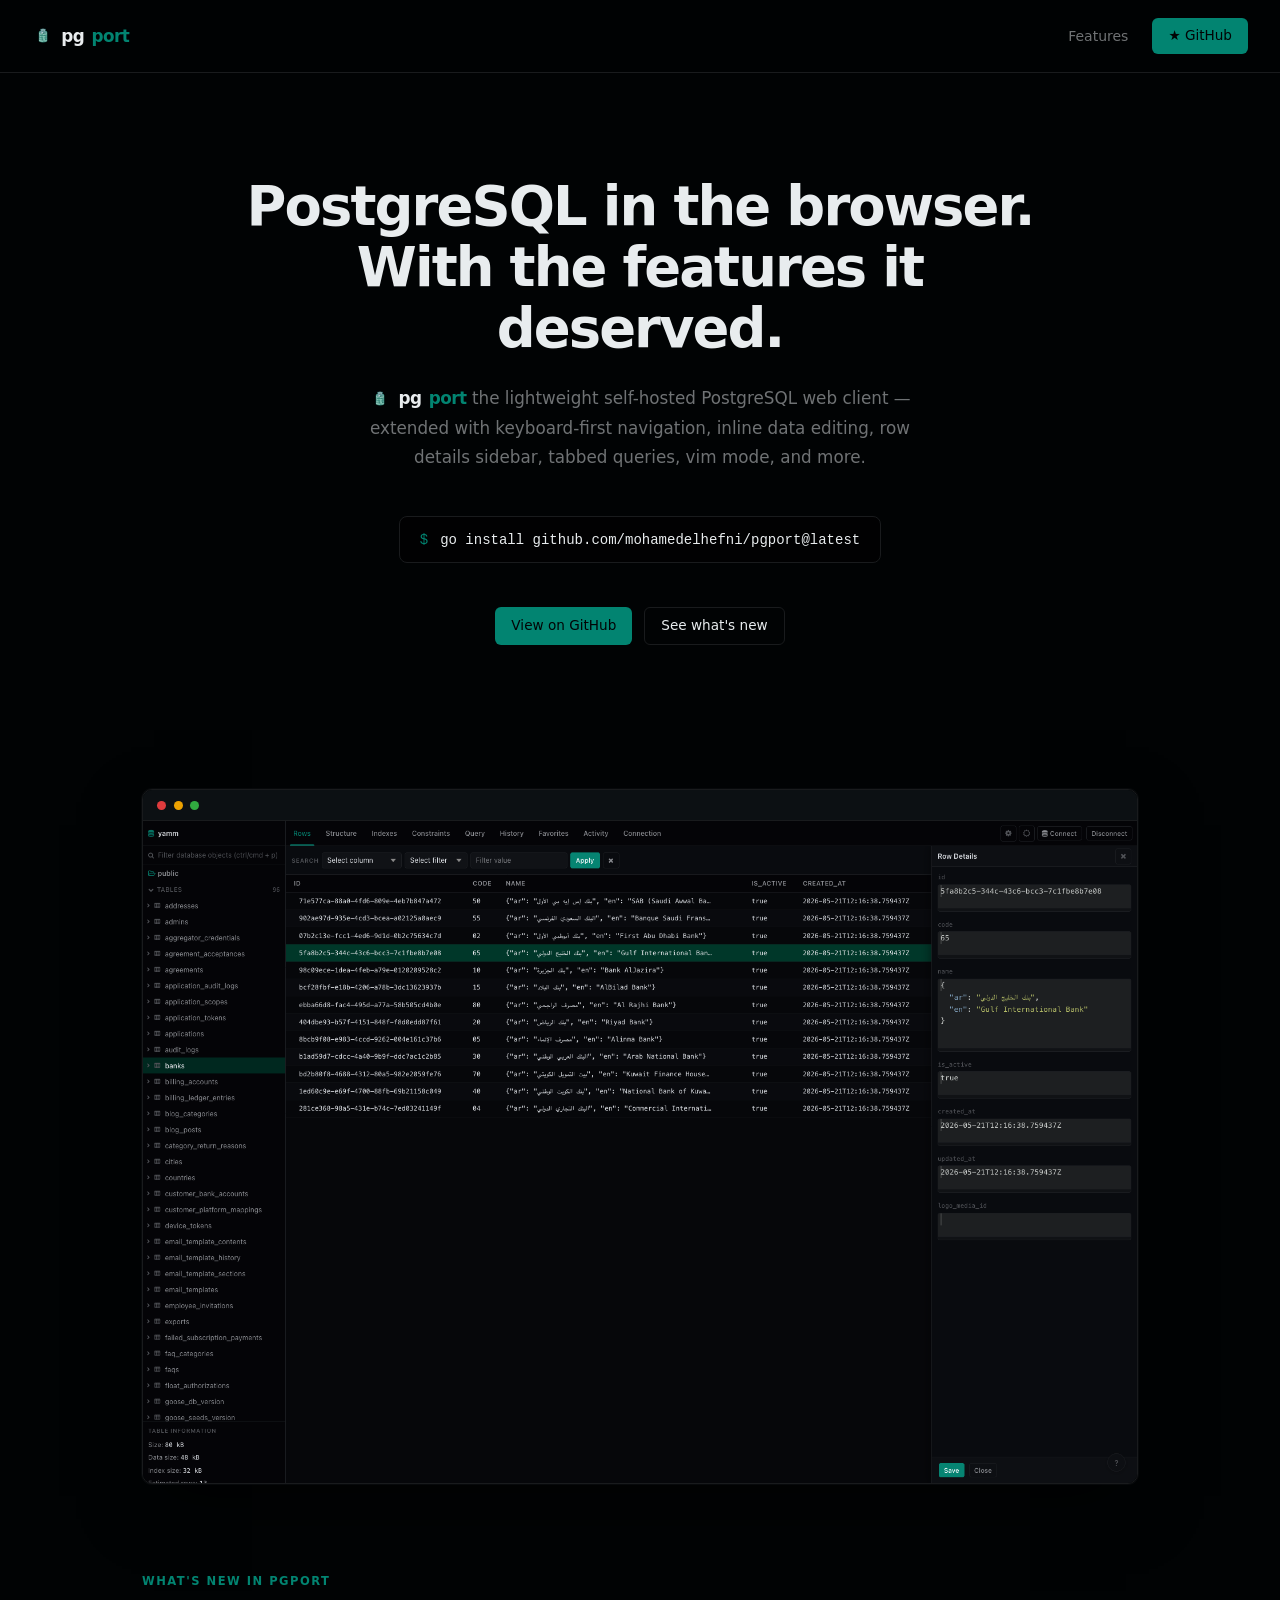
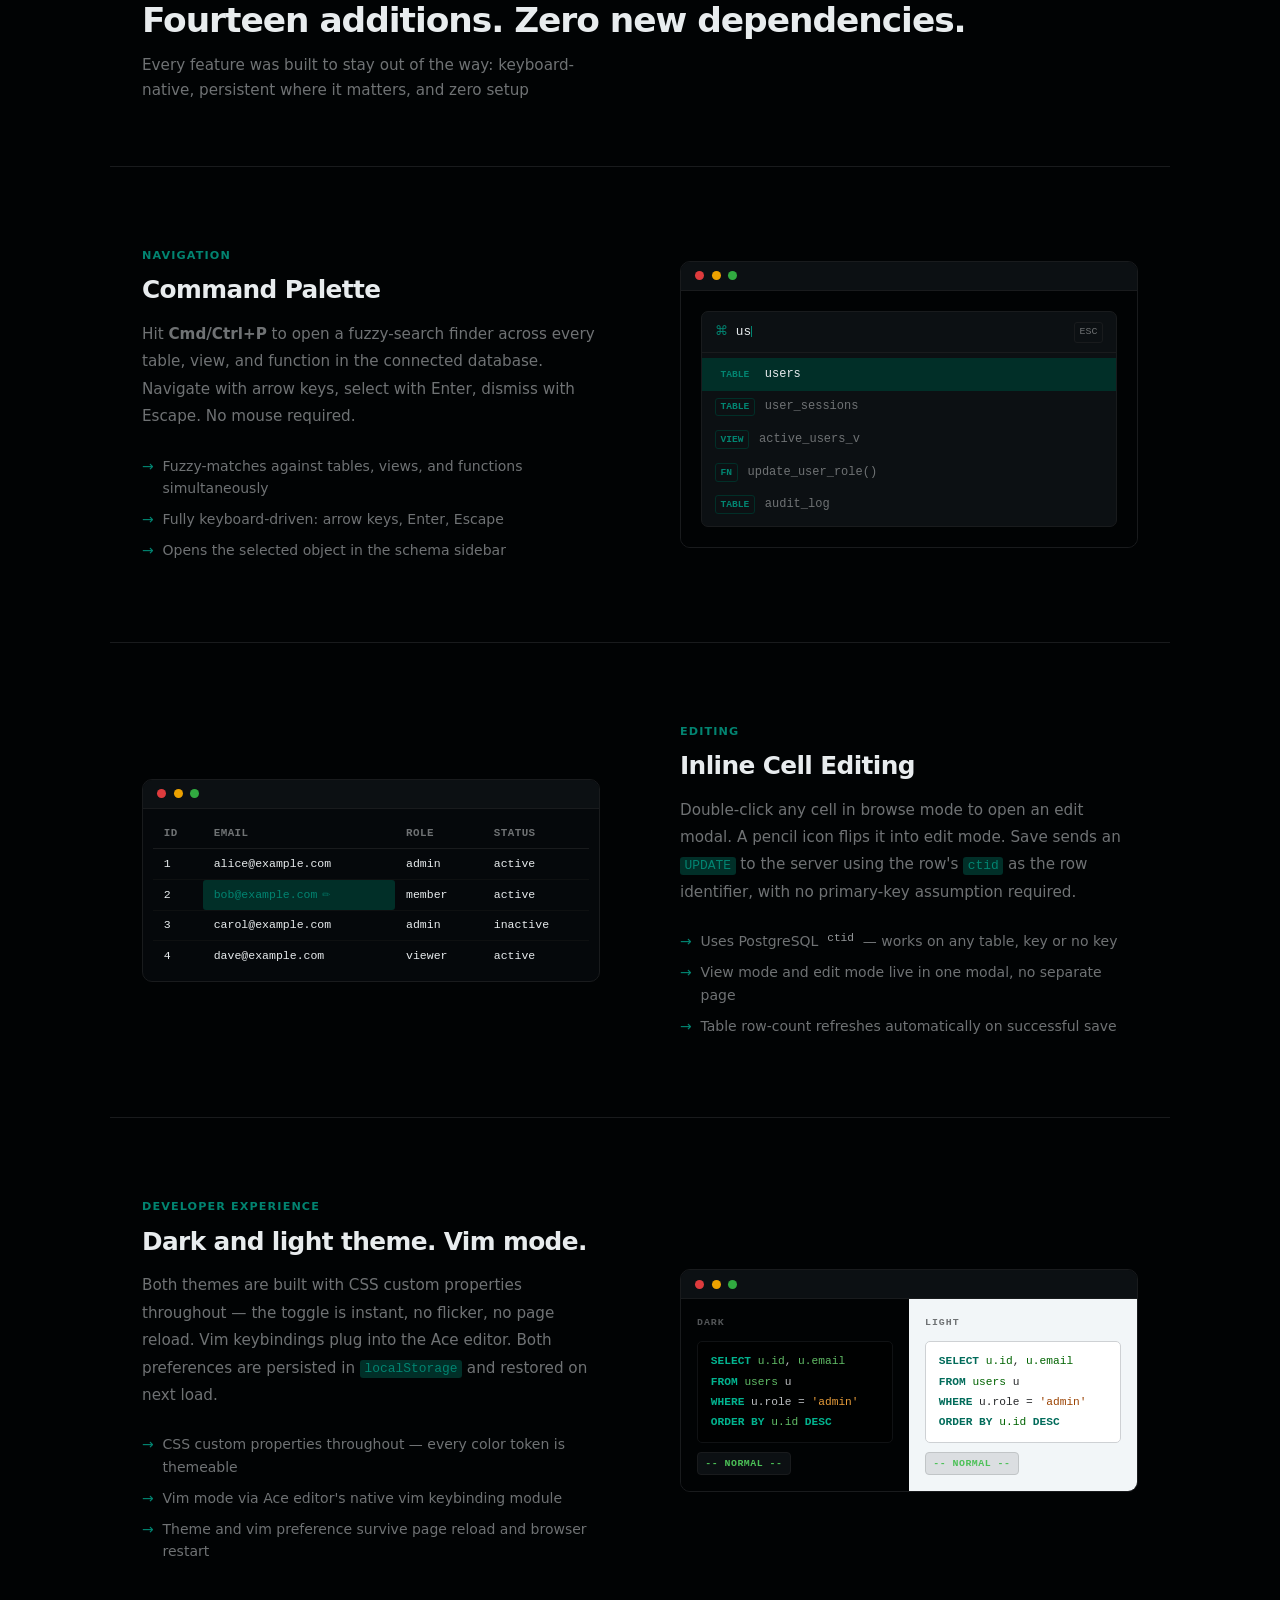
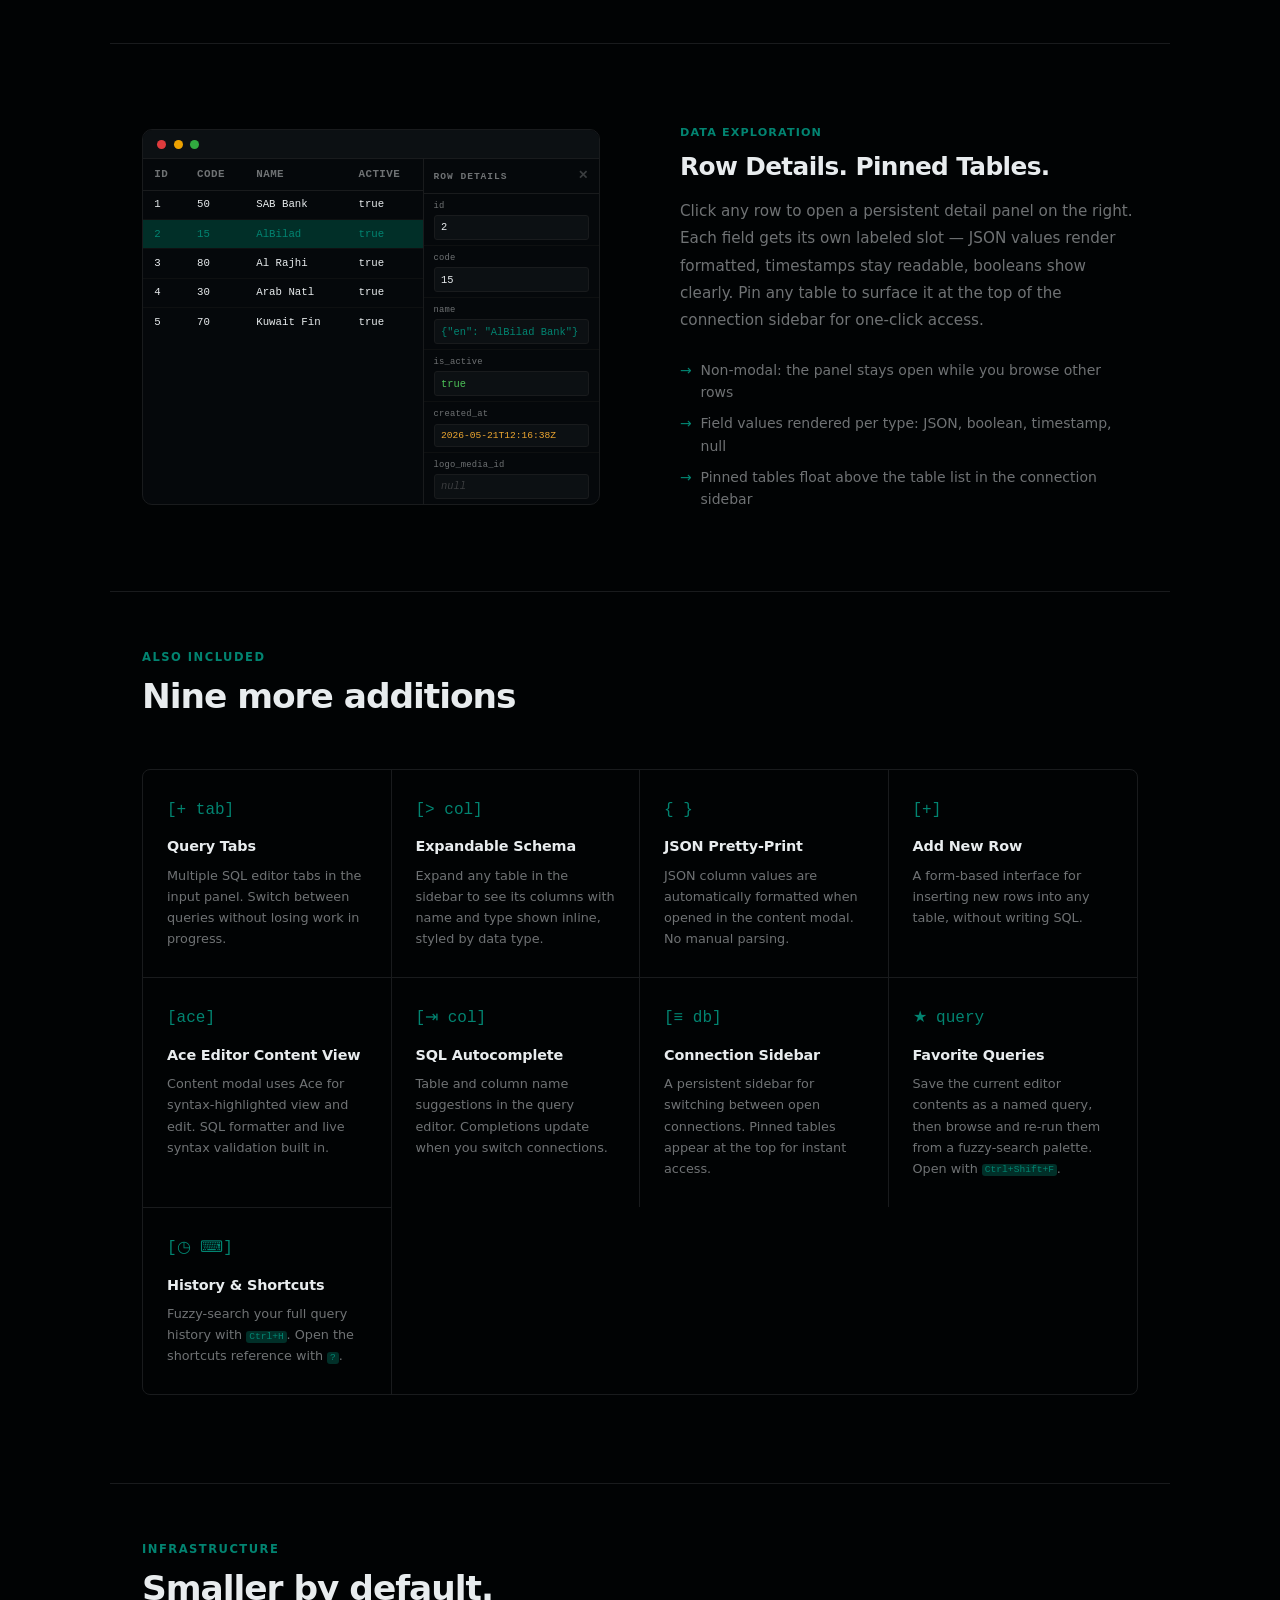
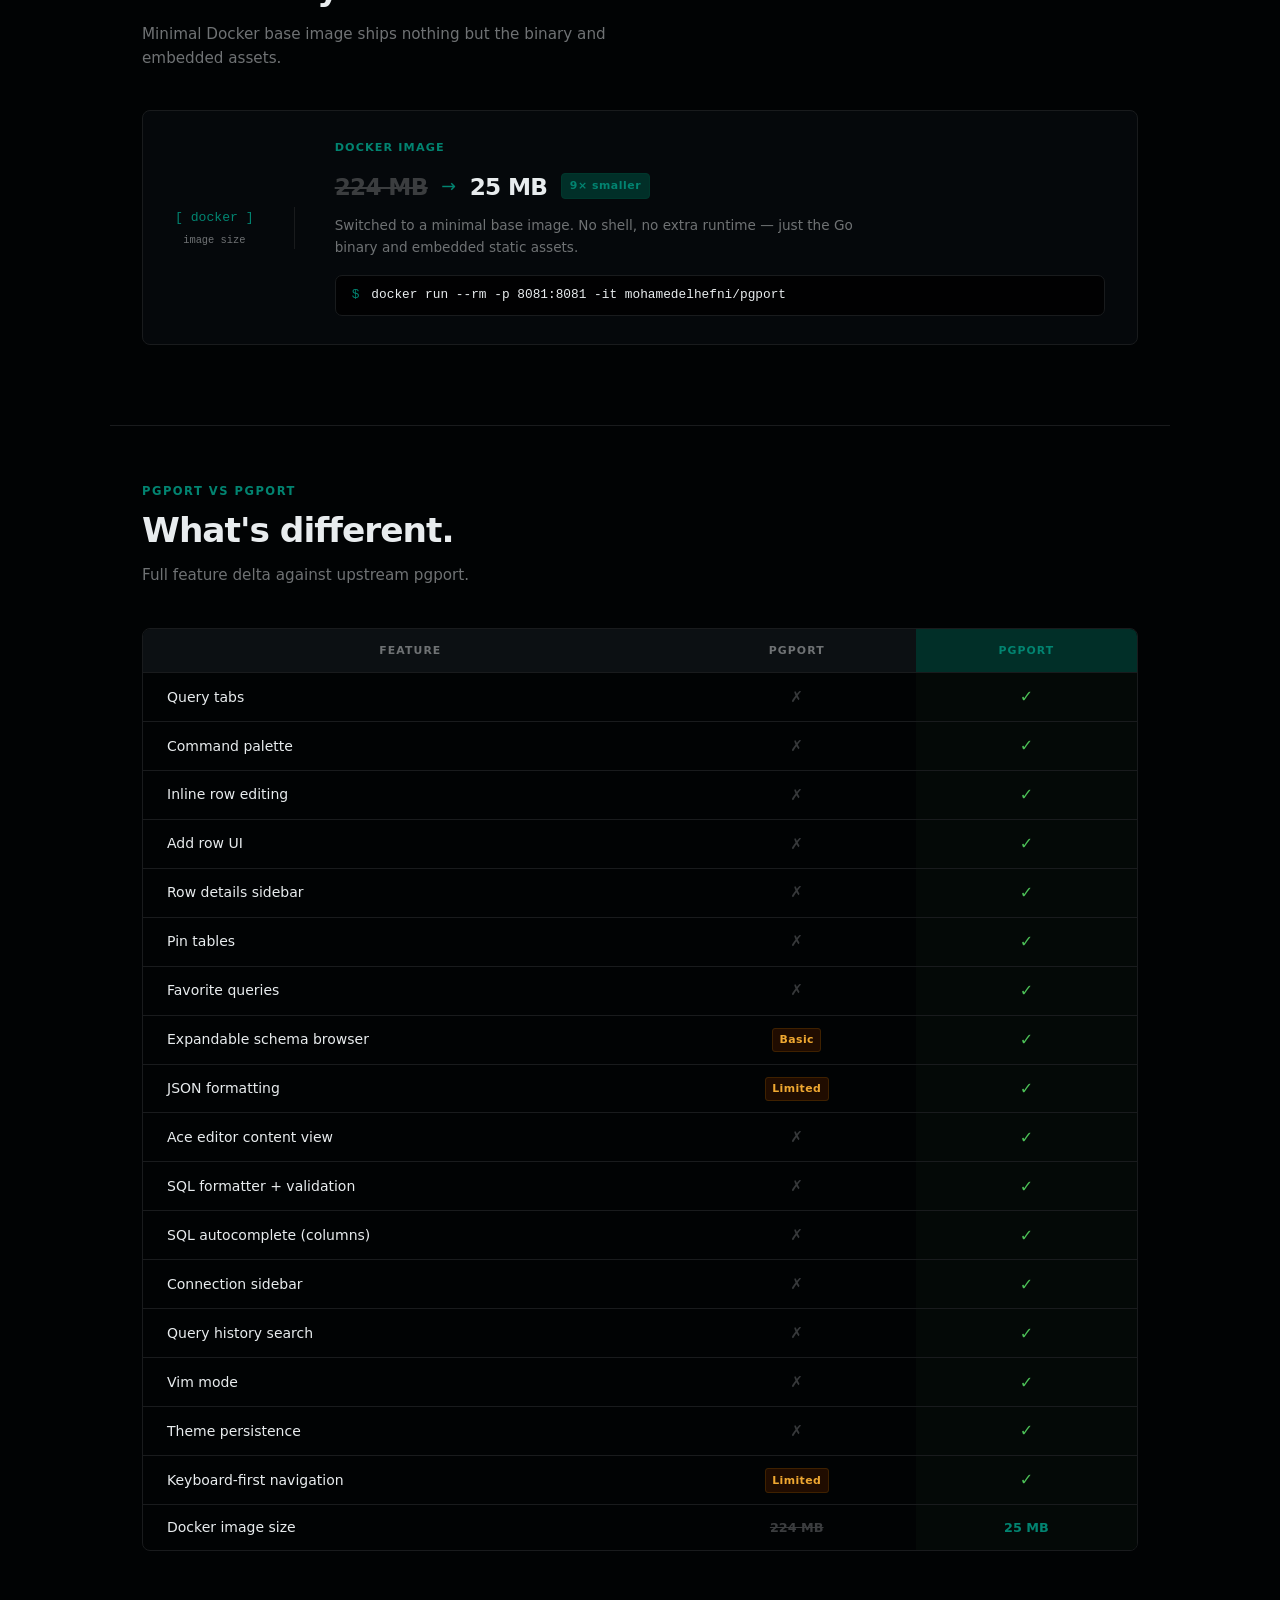
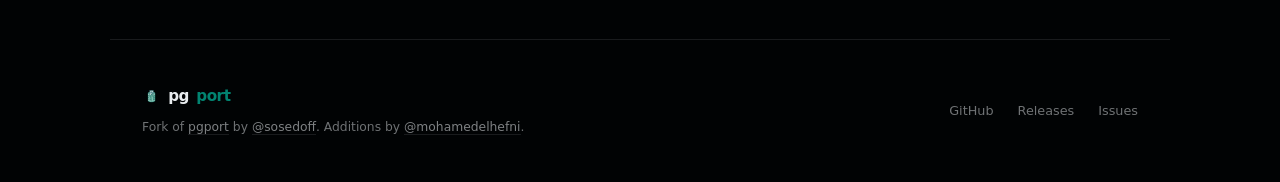
<file: docs/index.html>
<!doctype html>
<html lang="en">
    <head>
        <meta charset="UTF-8" />
        <meta name="viewport" content="width=device-width, initial-scale=1.0" />
        <link rel="icon" type="image/x-icon" href="./img/icon.ico" />
        <link rel="apple-touch-icon" href="./img/icon.png" />

        <!-- Primary SEO -->
        <meta
            name="description"
            content="pgport is a lightweight, self-hosted PostgreSQL web client with keyboard-first navigation, inline cell editing, row details sidebar, tabbed queries, vim mode, dark/light theme, and more — built on pgport."
        />
        <meta
            name="keywords"
            content="PostgreSQL, pgport, pgport, postgres web client, database browser, self-hosted, SQL editor, postgres GUI, open source, database tool"
        />
        <meta name="author" content="Mohamed Elhefni" />
        <meta name="robots" content="index, follow" />
        <link rel="canonical" href="https://mohamedelhefni.github.io/pgport/" />

        <!-- Open Graph -->
        <meta property="og:type" content="website" />
        <meta property="og:site_name" content="pgport" />
        <meta
            property="og:title"
            content="pgport — PostgreSQL web client, enhanced"
        />
        <meta
            property="og:description"
            content="Lightweight, self-hosted PostgreSQL web client with keyboard-first navigation, inline editing, vim mode, query tabs, and dark/light theme. Built on pgport, extended with the features it deserved."
        />
        <meta
            property="og:image"
            content="https://mohamedelhefni.github.io/pgport/img/screenshot.png"
        />
        <meta
            property="og:image:alt"
            content="pgport PostgreSQL web client — screenshot"
        />
        <meta property="og:image:width" content="1740" />
        <meta property="og:image:height" content="1159" />
        <meta
            property="og:url"
            content="https://mohamedelhefni.github.io/pgport/"
        />

        <!-- Twitter / X Card -->
        <meta name="twitter:card" content="summary_large_image" />
        <meta
            name="twitter:title"
            content="pgport — PostgreSQL web client, enhanced"
        />
        <meta
            name="twitter:description"
            content="Lightweight, self-hosted PostgreSQL web client with keyboard-first navigation, inline editing, vim mode, query tabs, and dark/light theme."
        />
        <meta
            name="twitter:image"
            content="https://mohamedelhefni.github.io/pgport/img/screenshot.png"
        />
        <meta
            name="twitter:image:alt"
            content="pgport PostgreSQL web client — screenshot"
        />
        <!-- Siraaj Analytics -->
        <script src="https://siraaj.live/sdk/analytics.umd.min.js"></script>
        <script>
            const analytics =
                SiraajAnalytics.analytics || SiraajAnalytics.default;
            analytics.init({
                apiUrl: "https://siraaj.live",
                projectId: "pgport",
                autoTrack: true,
            });
            analytics.pageView();
        </script>
        <title>pgport — PostgreSQL web client, enhanced</title>

        <!-- Structured data (JSON-LD) -->
        <script type="application/ld+json">
            {
                "@context": "https://schema.org",
                "@type": "SoftwareApplication",
                "name": "pgport",
                "url": "https://mohamedelhefni.github.io/pgport/",
                "description": "Lightweight self-hosted PostgreSQL web client with keyboard-first navigation, inline cell editing, row details sidebar, tabbed queries, vim mode, and dark/light theme.",
                "applicationCategory": "DeveloperApplication",
                "operatingSystem": "Linux, macOS, Windows",
                "softwareVersion": "latest",
                "license": "https://opensource.org/licenses/MIT",
                "author": {
                    "@type": "Person",
                    "name": "Mohamed Elhefni",
                    "url": "https://github.com/mohamedelhefni"
                },
                "codeRepository": "https://github.com/mohamedelhefni/pgport",
                "offers": {
                    "@type": "Offer",
                    "price": "0",
                    "priceCurrency": "USD"
                },
                "image": "https://mohamedelhefni.github.io/pgport/img/screenshot.png"
            }
        </script>
        <style>
            *,
            *::before,
            *::after {
                box-sizing: border-box;
                margin: 0;
                padding: 0;
            }

            :root {
                --bg: oklch(9% 0.01 240);
                --surface: oklch(13% 0.01 240);
                --surface-2: oklch(17% 0.01 240);
                --border: oklch(22% 0.005 240);
                --text: oklch(94% 0.005 240);
                --muted: oklch(55% 0.005 240);
                --accent: #028471;
                --accent-dim: #012f28;
                --code-bg: oklch(7% 0.005 240);
                --green: oklch(72% 0.18 145);
                --amber: oklch(78% 0.15 75);
            }

            body {
                background: var(--bg);
                color: var(--text);
                font-family:
                    -apple-system, BlinkMacSystemFont, "Segoe UI", system-ui,
                    Roboto, sans-serif;
                font-size: 16px;
                line-height: 1.6;
                -webkit-font-smoothing: antialiased;
                -moz-osx-font-smoothing: grayscale;
            }

            /* ─── NAV ─────────────────────────────────────────────────── */
            nav {
                display: flex;
                align-items: center;
                justify-content: space-between;
                padding: 1.125rem 2rem;
                border-bottom: 1px solid var(--border);
                position: sticky;
                top: 0;
                background: color-mix(in oklch, var(--bg) 88%, transparent);
                backdrop-filter: blur(14px);
                -webkit-backdrop-filter: blur(14px);
                z-index: 100;
            }

            .logo {
                display: inline-flex;
                align-items: center;
                gap: 0.45rem;
                font-size: 1.05rem;
                font-weight: 700;
                letter-spacing: -0.03em;
                color: var(--text);
                text-decoration: none;
            }
            .logo img {
                height: 22px;
                width: auto;
                display: block;
            }
            .logo em {
                color: var(--accent);
                font-style: normal;
            }

            .nav-links {
                display: flex;
                gap: 1.5rem;
                align-items: center;
            }

            .nav-link {
                color: var(--muted);
                text-decoration: none;
                font-size: 0.875rem;
                transition: color 0.12s;
            }
            .nav-link:hover {
                color: var(--text);
            }

            .btn {
                display: inline-flex;
                align-items: center;
                gap: 0.45rem;
                padding: 0.45rem 1rem;
                border-radius: 6px;
                font-size: 0.85rem;
                font-weight: 500;
                text-decoration: none;
                transition:
                    background 0.12s,
                    color 0.12s;
                cursor: pointer;
                border: none;
                white-space: nowrap;
            }

            .btn-primary {
                background: var(--accent);
                color: oklch(10% 0.01 240);
            }
            .btn-primary:hover {
                background: #02a389;
            }

            .btn-ghost {
                background: transparent;
                color: var(--text);
                border: 1px solid var(--border);
            }
            .btn-ghost:hover {
                background: var(--surface);
            }

            /* ─── HERO ────────────────────────────────────────────────── */
            .hero {
                max-width: 900px;
                margin: 0 auto;
                padding: 6.5rem 2rem 5rem;
                text-align: center;
            }

            .eyebrow {
                display: inline-flex;
                align-items: center;
                gap: 0.5rem;
                font-size: 0.75rem;
                color: var(--muted);
                letter-spacing: 0.09em;
                text-transform: uppercase;
                margin-bottom: 2.25rem;
                padding: 0.3rem 0.8rem;
                border: 1px solid var(--border);
                border-radius: 999px;
            }
            .eyebrow-dot {
                width: 5px;
                height: 5px;
                background: var(--accent);
                border-radius: 50%;
                flex-shrink: 0;
            }

            h1 {
                font-size: clamp(2rem, 5vw, 3.4rem);
                font-weight: 800;
                line-height: 1.12;
                letter-spacing: -0.035em;
                margin-bottom: 1.5rem;
            }

            .hero-sub {
                font-size: 1.05rem;
                color: var(--muted);
                max-width: 560px;
                margin: 0 auto 2.75rem;
                line-height: 1.75;
            }

            .install-cmd {
                display: inline-flex;
                align-items: center;
                gap: 0.75rem;
                background: var(--code-bg);
                border: 1px solid var(--border);
                border-radius: 8px;
                padding: 0.7rem 1.25rem;
                font-family:
                    "JetBrains Mono", "Fira Code", "Cascadia Code", Consolas,
                    monospace;
                font-size: 0.875rem;
                color: var(--text);
                margin-bottom: 2.75rem;
                cursor: default;
            }
            .install-cmd .prompt {
                color: var(--accent);
                user-select: none;
            }
            .install-cmd .cmd {
                color: var(--text);
            }

            .hero-actions {
                display: flex;
                gap: 0.75rem;
                justify-content: center;
                flex-wrap: wrap;
            }

            /* ─── ATTRIBUTION STRIP ───────────────────────────────────── */
            .fork-strip {
                background: var(--surface);
                border-top: 1px solid var(--border);
                border-bottom: 1px solid var(--border);
                padding: 0.9rem 2rem;
                text-align: center;
                font-size: 0.8rem;
                color: var(--muted);
            }
            .fork-strip a {
                color: oklch(68% 0.005 240);
                text-decoration: none;
                border-bottom: 1px solid var(--border);
                padding-bottom: 1px;
            }
            .fork-strip a:hover {
                color: var(--text);
            }

            /* ─── SECTION SCAFFOLD ────────────────────────────────────── */
            .section-intro {
                max-width: 1060px;
                margin: 0 auto;
                padding: 5.5rem 2rem 0;
            }

            .section-label {
                font-size: 0.72rem;
                font-weight: 700;
                letter-spacing: 0.13em;
                text-transform: uppercase;
                color: var(--accent);
                margin-bottom: 0.6rem;
            }

            .section-heading {
                font-size: clamp(1.45rem, 3vw, 2.15rem);
                font-weight: 800;
                letter-spacing: -0.03em;
                line-height: 1.2;
                margin-bottom: 0.75rem;
            }

            .section-desc {
                color: var(--muted);
                max-width: 480px;
                font-size: 0.95rem;
            }

            /* ─── FEATURE ROWS ────────────────────────────────────────── */
            .feature-row {
                display: grid;
                grid-template-columns: 1fr 1fr;
                gap: 5rem;
                align-items: center;
                max-width: 1060px;
                margin: 0 auto;
                padding: 5rem 2rem;
                border-top: 1px solid var(--border);
            }

            .feature-row + .feature-row {
                border-top: 1px solid var(--border);
            }

            .feature-row.flip {
                direction: rtl;
            }
            .feature-row.flip > * {
                direction: ltr;
            }

            .feat-tag {
                font-size: 0.7rem;
                font-weight: 700;
                letter-spacing: 0.1em;
                text-transform: uppercase;
                color: var(--accent);
                margin-bottom: 0.65rem;
            }

            .feat-title {
                font-size: 1.55rem;
                font-weight: 800;
                letter-spacing: -0.025em;
                line-height: 1.2;
                margin-bottom: 1rem;
            }

            .feat-body {
                color: var(--muted);
                line-height: 1.8;
                margin-bottom: 1.5rem;
                font-size: 0.95rem;
            }

            .feat-body code {
                font-family: "JetBrains Mono", "Fira Code", Consolas, monospace;
                font-size: 0.85em;
                color: var(--accent);
                background: var(--accent-dim);
                padding: 0.1em 0.35em;
                border-radius: 3px;
            }

            .detail-list {
                display: flex;
                flex-direction: column;
                gap: 0.55rem;
            }

            .detail-item {
                display: flex;
                align-items: flex-start;
                gap: 0.55rem;
                font-size: 0.875rem;
                color: var(--muted);
            }
            .detail-item::before {
                content: "→";
                color: var(--accent);
                flex-shrink: 0;
            }
            .detail-item code {
                font-family: "JetBrains Mono", "Fira Code", Consolas, monospace;
                font-size: 0.8em;
                color: oklch(68% 0.005 240);
            }

            /* ─── MOCKUP SHELL ────────────────────────────────────────── */
            .mockup {
                background: var(--surface);
                border: 1px solid var(--border);
                border-radius: 10px;
                overflow: hidden;
                font-family: "JetBrains Mono", "Fira Code", Consolas, monospace;
                font-size: 0.75rem;
            }

            .mockup-bar {
                display: flex;
                align-items: center;
                gap: 0.45rem;
                padding: 0.6rem 0.9rem;
                background: var(--surface-2);
                border-bottom: 1px solid var(--border);
                flex-shrink: 0;
            }

            .dot {
                width: 9px;
                height: 9px;
                border-radius: 50%;
            }
            .dot-r {
                background: oklch(60% 0.2 25);
            }
            .dot-y {
                background: oklch(76% 0.18 80);
            }
            .dot-g {
                background: oklch(65% 0.18 145);
            }

            /* ─── COMMAND PALETTE MOCKUP ──────────────────────────────── */
            .palette-wrap {
                padding: 1.25rem;
                background: var(--bg);
            }

            .palette-modal {
                background: var(--surface-2);
                border: 1px solid var(--border);
                border-radius: 7px;
                overflow: hidden;
            }

            .palette-search {
                display: flex;
                align-items: center;
                gap: 0.5rem;
                padding: 0.6rem 0.8rem;
                border-bottom: 1px solid var(--border);
                color: var(--muted);
            }

            .palette-search-text {
                flex: 1;
                color: var(--text);
                font-size: 0.8rem;
            }

            .palette-search-text .cursor {
                display: inline-block;
                width: 1px;
                height: 0.9em;
                background: var(--accent);
                vertical-align: middle;
                animation: blink 1s step-end infinite;
            }

            @keyframes blink {
                0%,
                100% {
                    opacity: 1;
                }
                50% {
                    opacity: 0;
                }
            }

            .palette-hint-key {
                font-size: 0.62rem;
                border: 1px solid var(--border);
                padding: 0.1rem 0.3rem;
                border-radius: 3px;
                color: var(--muted);
            }

            .palette-results {
                padding: 0.3rem 0;
            }

            .palette-row {
                display: flex;
                align-items: center;
                gap: 0.6rem;
                padding: 0.42rem 0.8rem;
                font-size: 0.75rem;
                color: var(--muted);
            }

            .palette-row.active {
                background: var(--accent-dim);
                color: var(--text);
            }

            .type-badge {
                font-size: 0.6rem;
                font-weight: 700;
                color: var(--accent);
                border: 1px solid var(--accent-dim);
                padding: 0.05rem 0.3rem;
                border-radius: 3px;
                flex-shrink: 0;
            }

            /* ─── TABLE MOCKUP (cell editing) ─────────────────────────── */
            .table-wrap {
                padding: 0.6rem;
                overflow-x: auto;
            }

            .mock-table {
                width: 100%;
                border-collapse: collapse;
                font-size: 0.72rem;
            }
            .mock-table th {
                padding: 0.4rem 0.7rem;
                text-align: left;
                color: var(--muted);
                border-bottom: 1px solid var(--border);
                font-weight: 600;
                font-size: 0.68rem;
                letter-spacing: 0.04em;
                text-transform: uppercase;
            }
            .mock-table td {
                padding: 0.35rem 0.7rem;
                border-bottom: 1px solid oklch(17% 0.005 240);
                color: var(--text);
                white-space: nowrap;
            }
            .mock-table tr:last-child td {
                border-bottom: none;
            }

            .cell-active {
                background: #012f28 !important;
                color: var(--accent) !important;
                border-radius: 3px;
            }
            .cell-pencil {
                font-size: 0.65rem;
                opacity: 0.7;
                margin-left: 0.3rem;
            }

            /* ─── THEME SPLIT MOCKUP ──────────────────────────────────── */
            .theme-split {
                display: grid;
                grid-template-columns: 1fr 1fr;
            }

            .theme-side {
                padding: 1rem;
            }
            .theme-side.dark {
                background: oklch(9% 0.01 240);
            }
            .theme-side.light {
                background: oklch(97% 0.005 240);
            }

            .theme-label {
                font-size: 0.62rem;
                font-weight: 700;
                letter-spacing: 0.1em;
                text-transform: uppercase;
                margin-bottom: 0.6rem;
            }
            .dark .theme-label {
                color: oklch(45% 0.005 240);
            }
            .light .theme-label {
                color: oklch(55% 0.005 240);
            }

            .code-block {
                border-radius: 5px;
                padding: 0.6rem 0.8rem;
                font-size: 0.7rem;
                line-height: 1.8;
            }
            .dark .code-block {
                background: oklch(6% 0.005 240);
                border: 1px solid oklch(18% 0.005 240);
            }
            .light .code-block {
                background: oklch(100% 0 0);
                border: 1px solid oklch(86% 0.005 240);
            }

            .kw {
                font-weight: 700;
            }
            .dark .kw {
                color: #02b490;
            }
            .light .kw {
                color: #016b5a;
            }

            .field {
            }
            .dark .field {
                color: oklch(72% 0.15 145);
            }
            .light .field {
                color: oklch(42% 0.18 145);
            }

            .str {
            }
            .dark .str {
                color: oklch(75% 0.14 70);
            }
            .light .str {
                color: oklch(48% 0.18 70);
            }

            .dark .code-block .plain {
                color: oklch(80% 0.005 240);
            }
            .light .code-block .plain {
                color: oklch(28% 0.005 240);
            }

            /* Vim badge */
            .vim-badge {
                display: inline-block;
                font-size: 0.62rem;
                font-weight: 700;
                letter-spacing: 0.05em;
                background: var(--surface-2);
                border: 1px solid var(--border);
                color: var(--green);
                padding: 0.15rem 0.45rem;
                border-radius: 4px;
                margin-top: 0.6rem;
            }

            /* ─── ROW DETAILS MOCKUP ──────────────────────────────────── */
            .row-details-wrap {
                display: grid;
                grid-template-columns: 1fr 175px;
            }

            .row-details-table {
                overflow-x: auto;
                border-right: 1px solid var(--border);
            }

            .rd-selected td {
                background: var(--accent-dim) !important;
                color: var(--accent) !important;
            }

            .row-details-panel {
                display: flex;
                flex-direction: column;
                overflow: hidden;
            }

            .rdp-header {
                display: flex;
                align-items: center;
                justify-content: space-between;
                font-size: 0.6rem;
                font-weight: 700;
                letter-spacing: 0.1em;
                text-transform: uppercase;
                color: var(--muted);
                padding: 0.5rem 0.6rem 0.4rem;
                border-bottom: 1px solid var(--border);
                flex-shrink: 0;
            }

            .rdp-close {
                color: var(--muted);
                font-size: 0.75rem;
                opacity: 0.5;
            }

            .rdp-fields {
                display: flex;
                flex-direction: column;
                overflow: hidden;
            }

            .rdp-field {
                padding: 0.3rem 0.6rem;
                border-bottom: 1px solid oklch(17% 0.005 240);
            }

            .rdp-field:last-child {
                border-bottom: none;
            }

            .rdp-label {
                font-size: 0.55rem;
                color: var(--muted);
                margin-bottom: 0.15rem;
                letter-spacing: 0.02em;
            }

            .rdp-value {
                font-size: 0.65rem;
                color: var(--text);
                background: var(--surface-2);
                border: 1px solid var(--border);
                border-radius: 3px;
                padding: 0.2rem 0.4rem;
                white-space: nowrap;
                overflow: hidden;
                text-overflow: ellipsis;
            }

            .rdp-json {
                color: var(--accent);
            }

            .rdp-bool {
                color: var(--green);
            }

            .rdp-ts {
                color: var(--amber);
                font-size: 0.6rem;
            }

            .rdp-null {
                color: oklch(36% 0.005 240);
                font-style: italic;
            }

            /* Favorites star in sidebar */
            .fav-star {
                color: oklch(76% 0.18 80);
                font-size: 0.65rem;
                margin-left: 0.2rem;
            }

            .sidebar-mock {
                display: flex;
                flex-direction: column;
            }

            .sidebar-section-label {
                font-size: 0.57rem;
                font-weight: 700;
                letter-spacing: 0.1em;
                text-transform: uppercase;
                color: var(--muted);
                padding: 0.55rem 0.75rem 0.3rem;
            }

            .sidebar-item {
                display: flex;
                align-items: center;
                gap: 0.35rem;
                padding: 0.28rem 0.75rem;
                font-size: 0.72rem;
                color: var(--muted);
                cursor: default;
            }

            .sidebar-item.active {
                background: var(--accent-dim);
                color: var(--accent);
            }

            .sidebar-item-icon {
                font-size: 0.6rem;
                opacity: 0.5;
            }

            /* ─── MINOR FEATURES GRID ─────────────────────────────────── */
            .minor-section {
                max-width: 1060px;
                margin: 0 auto;
                padding: 0 2rem 5.5rem;
                border-top: 1px solid var(--border);
                margin-top: 0;
            }

            .minor-intro {
                padding: 3.5rem 0 2.5rem;
            }

            .minor-grid {
                display: grid;
                grid-template-columns: repeat(4, 1fr);
                border: 1px solid var(--border);
                border-radius: 8px;
                overflow: hidden;
            }

            .minor-item {
                padding: 1.75rem 1.5rem;
                border-right: 1px solid var(--border);
            }

            .minor-item:nth-child(4n) {
                border-right: none;
            }

            .minor-item:nth-child(n + 5) {
                border-top: 1px solid var(--border);
            }

            .minor-glyph {
                font-family: "JetBrains Mono", "Fira Code", Consolas, monospace;
                font-size: 1rem;
                color: var(--accent);
                margin-bottom: 0.75rem;
            }

            .minor-name {
                font-size: 0.9rem;
                font-weight: 700;
                letter-spacing: -0.01em;
                margin-bottom: 0.4rem;
                display: flex;
                align-items: center;
                gap: 0.4rem;
            }

            .badge-wip {
                font-size: 0.58rem;
                font-weight: 700;
                letter-spacing: 0.07em;
                text-transform: uppercase;
                background: oklch(38% 0.12 70);
                color: oklch(82% 0.12 70);
                padding: 0.1rem 0.35rem;
                border-radius: 3px;
            }

            .minor-desc {
                font-size: 0.8rem;
                color: var(--muted);
                line-height: 1.65;
            }

            /* ─── DOCKER CALLOUT ──────────────────────────────────────────── */
            .docker-section {
                max-width: 1060px;
                margin: 0 auto;
                padding: 0 2rem 5rem;
                border-top: 1px solid var(--border);
            }

            .docker-intro {
                padding: 3.5rem 0 2.5rem;
            }

            .docker-card {
                display: flex;
                align-items: center;
                gap: 2.5rem;
                border: 1px solid var(--border);
                border-radius: 8px;
                background: var(--surface);
                padding: 1.75rem 2rem;
            }

            .docker-icon-col {
                font-family: "JetBrains Mono", "Fira Code", Consolas, monospace;
                font-size: 0.82rem;
                color: var(--accent);
                flex-shrink: 0;
                line-height: 1.6;
                text-align: center;
                padding-right: 2.5rem;
                border-right: 1px solid var(--border);
            }

            .docker-icon-sub {
                color: var(--muted);
                font-size: 0.65rem;
                margin-top: 0.25rem;
            }

            .docker-body {
                flex: 1;
            }

            .docker-stat-row {
                display: flex;
                align-items: center;
                gap: 0.85rem;
                margin-bottom: 0.65rem;
                flex-wrap: wrap;
            }

            .size-before {
                font-size: 1.45rem;
                font-weight: 800;
                letter-spacing: -0.03em;
                color: oklch(36% 0.005 240);
                text-decoration: line-through;
                text-decoration-color: oklch(36% 0.005 240);
            }

            .size-arrow {
                color: var(--accent);
                font-size: 1.1rem;
                font-weight: 300;
            }

            .size-after {
                font-size: 1.45rem;
                font-weight: 800;
                letter-spacing: -0.03em;
                color: var(--text);
            }

            .size-badge {
                font-size: 0.68rem;
                font-weight: 700;
                letter-spacing: 0.05em;
                color: var(--accent);
                background: var(--accent-dim);
                border: 1px solid oklch(30% 0.06 175);
                padding: 0.2rem 0.5rem;
                border-radius: 4px;
            }

            .docker-desc {
                font-size: 0.85rem;
                color: var(--muted);
                max-width: 520px;
            }

            /* ─── COMPARISON TABLE ────────────────────────────────────────── */
            .compare-section {
                max-width: 1060px;
                margin: 0 auto;
                padding: 0 2rem 5.5rem;
                border-top: 1px solid var(--border);
            }

            .compare-intro {
                padding: 3.5rem 0 2.5rem;
            }

            .compare-wrap {
                border: 1px solid var(--border);
                border-radius: 8px;
                overflow: hidden;
                overflow-x: auto;
            }

            .cmp-table {
                width: 100%;
                border-collapse: collapse;
                font-size: 0.875rem;
                min-width: 480px;
            }

            .cmp-table thead th {
                padding: 0.8rem 1.5rem;
                font-size: 0.68rem;
                font-weight: 700;
                letter-spacing: 0.1em;
                text-transform: uppercase;
                border-bottom: 1px solid var(--border);
                background: var(--surface-2);
                color: var(--muted);
            }

            .cmp-table thead th.col-center {
                text-align: center;
            }

            .cmp-table thead th.col-port-hd {
                text-align: center;
                color: var(--accent);
                background: var(--accent-dim);
            }

            .cmp-table tbody tr {
                border-bottom: 1px solid var(--border);
                transition: background 0.08s;
            }

            .cmp-table tbody tr:last-child {
                border-bottom: none;
            }

            .cmp-table tbody tr:hover {
                background: var(--surface);
            }

            .cmp-table td {
                padding: 0.7rem 1.5rem;
            }

            .cmp-table td.col-feat {
                color: var(--text);
                font-size: 0.875rem;
            }

            .cmp-table td.col-pgport {
                text-align: center;
            }

            .cmp-table td.col-port {
                text-align: center;
                background: oklch(13% 0.012 175);
            }

            .cmp-yes {
                color: var(--green);
                font-weight: 700;
                font-size: 1rem;
            }

            .cmp-no {
                color: oklch(34% 0.005 240);
                font-size: 0.95rem;
                font-weight: 600;
            }

            .cmp-partial {
                display: inline-block;
                font-size: 0.68rem;
                font-weight: 700;
                letter-spacing: 0.04em;
                color: var(--amber);
                background: oklch(18% 0.06 75);
                border: 1px solid oklch(28% 0.08 75);
                padding: 0.15rem 0.4rem;
                border-radius: 3px;
                white-space: nowrap;
            }

            .cmp-size-before {
                font-size: 0.8rem;
                font-weight: 600;
                color: oklch(36% 0.005 240);
                text-decoration: line-through;
                text-decoration-color: oklch(36% 0.005 240);
            }

            .cmp-size-after {
                font-size: 0.8rem;
                font-weight: 700;
                color: var(--accent);
            }

            /* ─── FOOTER ──────────────────────────────────────────────── */
            .footer-wrap {
                border-top: 1px solid var(--border);
                padding: 2.75rem 2rem;
                max-width: 1060px;
                margin: 0 auto;
                display: flex;
                justify-content: space-between;
                align-items: center;
                gap: 1rem;
                flex-wrap: wrap;
            }

            .footer-left .logo {
                font-size: 0.95rem;
            }

            .footer-left .logo img {
                height: 19px;
            }

            .footer-attribution {
                font-size: 0.77rem;
                color: var(--muted);
                margin-top: 0.3rem;
            }
            .footer-attribution a {
                color: oklch(60% 0.005 240);
                text-decoration: none;
                border-bottom: 1px solid var(--border);
            }
            .footer-attribution a:hover {
                color: var(--text);
            }

            .footer-links {
                display: flex;
                gap: 1.5rem;
                align-items: center;
            }
            .footer-links a {
                font-size: 0.8rem;
                color: var(--muted);
                text-decoration: none;
                transition: color 0.12s;
            }
            .footer-links a:hover {
                color: var(--text);
            }

            /* ─── APP PREVIEW ────────────────────────────────────────── */
            .app-preview {
                max-width: 1060px;
                margin: 0 auto;
                padding: 4rem 2rem 0;
            }

            .app-preview-frame {
                border: 1px solid var(--border);
                border-radius: 10px;
                overflow: hidden;
                box-shadow:
                    0 0 0 1px oklch(14% 0.005 240),
                    0 24px 64px -12px oklch(5% 0.01 240 / 0.7);
            }

            .app-preview-bar {
                display: flex;
                align-items: center;
                gap: 0.45rem;
                padding: 0.65rem 0.9rem;
                background: var(--surface-2);
                border-bottom: 1px solid var(--border);
            }

            .app-preview img {
                display: block;
                width: 100%;
                height: auto;
            }

            /* ─── DOCKER CMD ──────────────────────────────────────────── */
            .docker-cmd {
                display: flex;
                align-items: center;
                gap: 0.75rem;
                background: var(--code-bg);
                border: 1px solid var(--border);
                border-radius: 7px;
                padding: 0.6rem 1rem;
                font-family:
                    "JetBrains Mono", "Fira Code", "Cascadia Code", Consolas,
                    monospace;
                font-size: 0.8rem;
                color: var(--text);
                margin-top: 1rem;
                overflow-x: auto;
                white-space: nowrap;
            }

            .docker-cmd .prompt {
                color: var(--accent);
                user-select: none;
                flex-shrink: 0;
            }

            /* ─── RESPONSIVE ──────────────────────────────────────────── */
            @media (max-width: 800px) {
                .feature-row {
                    grid-template-columns: 1fr;
                    direction: ltr !important;
                    gap: 2.5rem;
                }
                .minor-grid {
                    grid-template-columns: 1fr 1fr;
                }
                .minor-item {
                    border-right: none;
                    border-bottom: 1px solid var(--border);
                }
                .minor-item:nth-child(odd) {
                    border-right: 1px solid var(--border) !important;
                }
                .minor-item:last-child {
                    border-bottom: none;
                }
                .minor-item:nth-child(4n) {
                    border-right: none;
                }
                nav {
                    padding: 1rem 1.25rem;
                }
                .hero {
                    padding: 3.5rem 1.25rem 3rem;
                }
                .docker-card {
                    flex-direction: column;
                    align-items: flex-start;
                    gap: 1.25rem;
                }
                .docker-icon-col {
                    border-right: none;
                    padding-right: 0;
                    border-bottom: 1px solid var(--border);
                    padding-bottom: 1.25rem;
                    width: 100%;
                }
                .row-details-wrap {
                    grid-template-columns: 1fr;
                }
                .row-details-panel {
                    border-top: 1px solid var(--border);
                    border-right: none;
                }
            }

            @media (max-width: 480px) {
                .nav-links .nav-link:not(:last-child) {
                    display: none;
                }
                .minor-grid {
                    grid-template-columns: 1fr;
                }
                .minor-item {
                    border-right: none !important;
                }
                .theme-split {
                    grid-template-columns: 1fr;
                }
                .footer-wrap {
                    flex-direction: column;
                    align-items: flex-start;
                }
            }
        </style>
    </head>
    <body>
        <!-- NAV -->
        <nav>
            <a href="#" class="logo">
                <img src="./img/icon.png" alt="pgport" />
                pg<em>port</em>
            </a>
            <div class="nav-links">
                <a href="#features" class="nav-link">Features</a>
                <a
                    href="https://github.com/mohamedelhefni/pgport"
                    class="btn btn-primary"
                    >★ GitHub</a
                >
            </div>
        </nav>

        <!-- HERO -->
        <section class="hero">
            <h1>
                PostgreSQL in the browser.<br />With the features it deserved.
            </h1>
            <p class="hero-sub">
                <a
                    href="#"
                    class="logo"
                    style="display: inline-flex; vertical-align: middle"
                >
                    <img src="./img/icon.png" alt="" aria-hidden="true" />
                    pg<em>port</em>
                </a>
                the lightweight self-hosted PostgreSQL web client — extended
                with keyboard-first navigation, inline data editing, row details
                sidebar, tabbed queries, vim mode, and more.
            </p>
            <div class="install-cmd">
                <span class="prompt">$</span>
                <span class="cmd"
                    >go install github.com/mohamedelhefni/pgport@latest</span
                >
            </div>
            <div class="hero-actions">
                <a
                    href="https://github.com/mohamedelhefni/pgport"
                    class="btn btn-primary"
                    >View on GitHub</a
                >
                <a href="#features" class="btn btn-ghost">See what's new</a>
            </div>
        </section>

        <!-- APP PREVIEW -->
        <div class="app-preview">
            <div class="app-preview-frame">
                <div class="app-preview-bar">
                    <div class="dot dot-r"></div>
                    <div class="dot dot-y"></div>
                    <div class="dot dot-g"></div>
                </div>
                <img
                    src="./img/screenshot.png"
                    alt="pgport — row details sidebar open on the banks table, showing per-field values with JSON formatting"
                />
            </div>
        </div>

        <!-- FEATURES INTRO -->
        <div class="section-intro" id="features">
            <div class="section-label">What's new in pgport</div>
            <h2 class="section-heading">
                Fourteen additions. Zero new dependencies.
            </h2>
            <p class="section-desc">
                Every feature was built to stay out of the way: keyboard-native,
                persistent where it matters, and zero setup
            </p>
        </div>

        <!-- FEATURE 1: COMMAND PALETTE -->
        <div class="feature-row" style="margin-top: 4rem">
            <div>
                <div class="feat-tag">Navigation</div>
                <h3 class="feat-title">Command Palette</h3>
                <p class="feat-body">
                    Hit <strong>Cmd/Ctrl+P</strong> to open a fuzzy-search
                    finder across every table, view, and function in the
                    connected database. Navigate with arrow keys, select with
                    Enter, dismiss with Escape. No mouse required.
                </p>
                <div class="detail-list">
                    <div class="detail-item">
                        Fuzzy-matches against tables, views, and functions
                        simultaneously
                    </div>
                    <div class="detail-item">
                        Fully keyboard-driven: arrow keys, Enter, Escape
                    </div>
                    <div class="detail-item">
                        Opens the selected object in the schema sidebar
                    </div>
                </div>
            </div>
            <div class="mockup">
                <div class="mockup-bar">
                    <div class="dot dot-r"></div>
                    <div class="dot dot-y"></div>
                    <div class="dot dot-g"></div>
                </div>
                <div class="palette-wrap">
                    <div class="palette-modal">
                        <div class="palette-search">
                            <span
                                style="color: var(--accent); font-size: 0.8rem"
                                >&#x2318;</span
                            >
                            <span class="palette-search-text"
                                >us<span class="cursor"></span
                            ></span>
                            <span class="palette-hint-key">ESC</span>
                        </div>
                        <div class="palette-results">
                            <div class="palette-row active">
                                <span class="type-badge">TABLE</span>
                                users
                            </div>
                            <div class="palette-row">
                                <span class="type-badge">TABLE</span>
                                user_sessions
                            </div>
                            <div class="palette-row">
                                <span class="type-badge">VIEW</span>
                                active_users_v
                            </div>
                            <div class="palette-row">
                                <span class="type-badge">FN</span>
                                update_user_role()
                            </div>
                            <div class="palette-row">
                                <span class="type-badge">TABLE</span>
                                audit_log
                            </div>
                        </div>
                    </div>
                </div>
            </div>
        </div>

        <!-- FEATURE 2: INLINE CELL EDITING -->
        <div class="feature-row flip">
            <div>
                <div class="feat-tag">Editing</div>
                <h3 class="feat-title">Inline Cell Editing</h3>
                <p class="feat-body">
                    Double-click any cell in browse mode to open an edit modal.
                    A pencil icon flips it into edit mode. Save sends an
                    <code>UPDATE</code> to the server using the row's
                    <code>ctid</code> as the row identifier, with no primary-key
                    assumption required.
                </p>
                <div class="detail-list">
                    <div class="detail-item">
                        Uses PostgreSQL <code>ctid</code> — works on any table,
                        key or no key
                    </div>
                    <div class="detail-item">
                        View mode and edit mode live in one modal, no separate
                        page
                    </div>
                    <div class="detail-item">
                        Table row-count refreshes automatically on successful
                        save
                    </div>
                </div>
            </div>
            <div class="mockup">
                <div class="mockup-bar">
                    <div class="dot dot-r"></div>
                    <div class="dot dot-y"></div>
                    <div class="dot dot-g"></div>
                </div>
                <div class="table-wrap">
                    <table class="mock-table">
                        <thead>
                            <tr>
                                <th>id</th>
                                <th>email</th>
                                <th>role</th>
                                <th>status</th>
                            </tr>
                        </thead>
                        <tbody>
                            <tr>
                                <td>1</td>
                                <td>alice@example.com</td>
                                <td>admin</td>
                                <td>active</td>
                            </tr>
                            <tr>
                                <td>2</td>
                                <td class="cell-active">
                                    bob@example.com<span class="cell-pencil"
                                        >✏</span
                                    >
                                </td>
                                <td>member</td>
                                <td>active</td>
                            </tr>
                            <tr>
                                <td>3</td>
                                <td>carol@example.com</td>
                                <td>admin</td>
                                <td>inactive</td>
                            </tr>
                            <tr>
                                <td>4</td>
                                <td>dave@example.com</td>
                                <td>viewer</td>
                                <td>active</td>
                            </tr>
                        </tbody>
                    </table>
                </div>
            </div>
        </div>

        <!-- FEATURE 3: THEME + VIM -->
        <div class="feature-row">
            <div>
                <div class="feat-tag">Developer experience</div>
                <h3 class="feat-title">Dark and light theme. Vim mode.</h3>
                <p class="feat-body">
                    Both themes are built with CSS custom properties throughout
                    — the toggle is instant, no flicker, no page reload. Vim
                    keybindings plug into the Ace editor. Both preferences are
                    persisted in <code>localStorage</code>
                    and restored on next load.
                </p>
                <div class="detail-list">
                    <div class="detail-item">
                        CSS custom properties throughout — every color token is
                        themeable
                    </div>
                    <div class="detail-item">
                        Vim mode via Ace editor's native vim keybinding module
                    </div>
                    <div class="detail-item">
                        Theme and vim preference survive page reload and browser
                        restart
                    </div>
                </div>
            </div>
            <div class="mockup">
                <div class="mockup-bar">
                    <div class="dot dot-r"></div>
                    <div class="dot dot-y"></div>
                    <div class="dot dot-g"></div>
                </div>
                <div class="theme-split">
                    <div class="theme-side dark">
                        <div class="theme-label">Dark</div>
                        <div class="code-block">
                            <div>
                                <span class="kw">SELECT</span>
                                <span class="field">u.id</span
                                ><span class="plain">,</span>
                                <span class="field">u.email</span>
                            </div>
                            <div>
                                <span class="kw">FROM</span>
                                <span class="field">users</span>
                                <span class="plain">u</span>
                            </div>
                            <div>
                                <span class="kw">WHERE</span>
                                <span class="plain">u.role = </span
                                ><span class="str">'admin'</span>
                            </div>
                            <div>
                                <span class="kw">ORDER BY</span>
                                <span class="field">u.id</span>
                                <span class="kw">DESC</span>
                            </div>
                        </div>
                        <div class="vim-badge">-- NORMAL --</div>
                    </div>
                    <div class="theme-side light">
                        <div class="theme-label">Light</div>
                        <div class="code-block">
                            <div>
                                <span class="kw">SELECT</span>
                                <span class="field">u.id</span
                                ><span class="plain">,</span>
                                <span class="field">u.email</span>
                            </div>
                            <div>
                                <span class="kw">FROM</span>
                                <span class="field">users</span>
                                <span class="plain">u</span>
                            </div>
                            <div>
                                <span class="kw">WHERE</span>
                                <span class="plain">u.role = </span
                                ><span class="str">'admin'</span>
                            </div>
                            <div>
                                <span class="kw">ORDER BY</span>
                                <span class="field">u.id</span>
                                <span class="kw">DESC</span>
                            </div>
                        </div>
                        <div
                            class="vim-badge"
                            style="
                                background: oklch(90% 0.005 240);
                                border-color: oklch(82% 0.005 240);
                            "
                        >
                            -- NORMAL --
                        </div>
                    </div>
                </div>
            </div>
        </div>

        <!-- FEATURE 4: ROW DETAILS SIDEBAR + PINNED TABLES -->
        <div class="feature-row flip">
            <div>
                <div class="feat-tag">Data Exploration</div>
                <h3 class="feat-title">Row Details. Pinned Tables.</h3>
                <p class="feat-body">
                    Click any row to open a persistent detail panel on the
                    right. Each field gets its own labeled slot — JSON values
                    render formatted, timestamps stay readable, booleans show
                    clearly. Pin any table to surface it at the top of the
                    connection sidebar for one-click access.
                </p>
                <div class="detail-list">
                    <div class="detail-item">
                        Non-modal: the panel stays open while you browse other
                        rows
                    </div>
                    <div class="detail-item">
                        Field values rendered per type: JSON, boolean,
                        timestamp, null
                    </div>
                    <div class="detail-item">
                        Pinned tables float above the table list in the
                        connection sidebar
                    </div>
                </div>
            </div>
            <div class="mockup">
                <div class="mockup-bar">
                    <div class="dot dot-r"></div>
                    <div class="dot dot-y"></div>
                    <div class="dot dot-g"></div>
                </div>
                <div class="row-details-wrap">
                    <div class="row-details-table">
                        <table class="mock-table" style="font-size: 0.67rem">
                            <thead>
                                <tr>
                                    <th>id</th>
                                    <th>code</th>
                                    <th>name</th>
                                    <th>active</th>
                                </tr>
                            </thead>
                            <tbody>
                                <tr>
                                    <td>1</td>
                                    <td>50</td>
                                    <td>SAB Bank</td>
                                    <td>true</td>
                                </tr>
                                <tr class="rd-selected">
                                    <td>2</td>
                                    <td>15</td>
                                    <td>AlBilad</td>
                                    <td>true</td>
                                </tr>
                                <tr>
                                    <td>3</td>
                                    <td>80</td>
                                    <td>Al Rajhi</td>
                                    <td>true</td>
                                </tr>
                                <tr>
                                    <td>4</td>
                                    <td>30</td>
                                    <td>Arab Natl</td>
                                    <td>true</td>
                                </tr>
                                <tr>
                                    <td>5</td>
                                    <td>70</td>
                                    <td>Kuwait Fin</td>
                                    <td>true</td>
                                </tr>
                            </tbody>
                        </table>
                    </div>
                    <div class="row-details-panel">
                        <div class="rdp-header">
                            Row Details
                            <span class="rdp-close">✕</span>
                        </div>
                        <div class="rdp-fields">
                            <div class="rdp-field">
                                <div class="rdp-label">id</div>
                                <div class="rdp-value">2</div>
                            </div>
                            <div class="rdp-field">
                                <div class="rdp-label">code</div>
                                <div class="rdp-value">15</div>
                            </div>
                            <div class="rdp-field">
                                <div class="rdp-label">name</div>
                                <div class="rdp-value rdp-json">
                                    {"en": "AlBilad Bank"}
                                </div>
                            </div>
                            <div class="rdp-field">
                                <div class="rdp-label">is_active</div>
                                <div class="rdp-value rdp-bool">true</div>
                            </div>
                            <div class="rdp-field">
                                <div class="rdp-label">created_at</div>
                                <div class="rdp-value rdp-ts">
                                    2026-05-21T12:16:38Z
                                </div>
                            </div>
                            <div class="rdp-field">
                                <div class="rdp-label">logo_media_id</div>
                                <div class="rdp-value rdp-null">null</div>
                            </div>
                        </div>
                    </div>
                </div>
            </div>
        </div>

        <!-- MINOR FEATURES -->
        <div class="minor-section">
            <div class="minor-intro">
                <div class="section-label">Also included</div>
                <h2 class="section-heading">Nine more additions</h2>
            </div>
            <div class="minor-grid">
                <div class="minor-item">
                    <div class="minor-glyph">[+ tab]</div>
                    <div class="minor-name">Query Tabs</div>
                    <div class="minor-desc">
                        Multiple SQL editor tabs in the input panel. Switch
                        between queries without losing work in progress.
                    </div>
                </div>
                <div class="minor-item">
                    <div class="minor-glyph">[&gt; col]</div>
                    <div class="minor-name">Expandable Schema</div>
                    <div class="minor-desc">
                        Expand any table in the sidebar to see its columns with
                        name and type shown inline, styled by data type.
                    </div>
                </div>
                <div class="minor-item">
                    <div class="minor-glyph">{ }</div>
                    <div class="minor-name">JSON Pretty-Print</div>
                    <div class="minor-desc">
                        JSON column values are automatically formatted when
                        opened in the content modal. No manual parsing.
                    </div>
                </div>
                <div class="minor-item">
                    <div class="minor-glyph">[+]</div>
                    <div class="minor-name">Add New Row</div>
                    <div class="minor-desc">
                        A form-based interface for inserting new rows into any
                        table, without writing SQL.
                    </div>
                </div>
                <div class="minor-item">
                    <div class="minor-glyph">[ace]</div>
                    <div class="minor-name">Ace Editor Content View</div>
                    <div class="minor-desc">
                        Content modal uses Ace for syntax-highlighted view and
                        edit. SQL formatter and live syntax validation built in.
                    </div>
                </div>
                <div class="minor-item">
                    <div class="minor-glyph">[⇥ col]</div>
                    <div class="minor-name">SQL Autocomplete</div>
                    <div class="minor-desc">
                        Table and column name suggestions in the query editor.
                        Completions update when you switch connections.
                    </div>
                </div>
                <div class="minor-item">
                    <div class="minor-glyph">[≡ db]</div>
                    <div class="minor-name">Connection Sidebar</div>
                    <div class="minor-desc">
                        A persistent sidebar for switching between open
                        connections. Pinned tables appear at the top for
                        instant access.
                    </div>
                </div>
                <div class="minor-item">
                    <div class="minor-glyph">★ query</div>
                    <div class="minor-name">Favorite Queries</div>
                    <div class="minor-desc">
                        Save the current editor contents as a named query, then
                        browse and re-run them from a fuzzy-search palette.
                        Open with
                        <code
                            style="
                                font-family: monospace;
                                font-size: 0.75em;
                                color: var(--accent);
                                background: var(--accent-dim);
                                padding: 0.05em 0.3em;
                                border-radius: 3px;
                            "
                            >Ctrl+Shift+F</code
                        >.
                    </div>
                </div>
                <div class="minor-item">
                    <div class="minor-glyph">[◷ ⌨]</div>
                    <div class="minor-name">History &amp; Shortcuts</div>
                    <div class="minor-desc">
                        Fuzzy-search your full query history with
                        <code
                            style="
                                font-family: monospace;
                                font-size: 0.75em;
                                color: var(--accent);
                                background: var(--accent-dim);
                                padding: 0.05em 0.3em;
                                border-radius: 3px;
                            "
                            >Ctrl+H</code
                        >. Open the shortcuts reference with
                        <code
                            style="
                                font-family: monospace;
                                font-size: 0.75em;
                                color: var(--accent);
                                background: var(--accent-dim);
                                padding: 0.05em 0.3em;
                                border-radius: 3px;
                            "
                            >?</code
                        >.
                    </div>
                </div>
            </div>
        </div>

        <!-- DOCKER IMAGE SIZE -->
        <div class="docker-section">
            <div class="docker-intro">
                <div class="section-label">Infrastructure</div>
                <h2 class="section-heading">Smaller by default.</h2>
                <p class="section-desc">
                    Minimal Docker base image ships nothing but the binary and
                    embedded assets.
                </p>
            </div>
            <div class="docker-card">
                <div class="docker-icon-col">
                    <div>[ docker ]</div>
                    <div class="docker-icon-sub">image size</div>
                </div>
                <div class="docker-body">
                    <div class="feat-tag">Docker Image</div>
                    <div class="docker-stat-row">
                        <span class="size-before">224 MB</span>
                        <span class="size-arrow">→</span>
                        <span class="size-after">25 MB</span>
                        <span class="size-badge">9× smaller</span>
                    </div>
                    <div class="docker-desc">
                        Switched to a minimal base image. No shell, no extra
                        runtime — just the Go binary and embedded static assets.
                    </div>
                    <div class="docker-cmd">
                        <span class="prompt">$</span>
                        <span
                            >docker run --rm -p 8081:8081 -it
                            mohamedelhefni/pgport</span
                        >
                    </div>
                </div>
            </div>
        </div>

        <!-- COMPARISON TABLE -->
        <div class="compare-section">
            <div class="compare-intro">
                <div class="section-label">pgport vs pgport</div>
                <h2 class="section-heading">What's different.</h2>
                <p class="section-desc">
                    Full feature delta against upstream pgport.
                </p>
            </div>
            <div class="compare-wrap">
                <table class="cmp-table">
                    <thead>
                        <tr>
                            <th>Feature</th>
                            <th class="col-center">pgport</th>
                            <th class="col-port-hd">pgport</th>
                        </tr>
                    </thead>
                    <tbody>
                        <tr>
                            <td class="col-feat">Query tabs</td>
                            <td class="col-pgport">
                                <span class="cmp-no">✗</span>
                            </td>
                            <td class="col-port">
                                <span class="cmp-yes">✓</span>
                            </td>
                        </tr>
                        <tr>
                            <td class="col-feat">Command palette</td>
                            <td class="col-pgport">
                                <span class="cmp-no">✗</span>
                            </td>
                            <td class="col-port">
                                <span class="cmp-yes">✓</span>
                            </td>
                        </tr>
                        <tr>
                            <td class="col-feat">Inline row editing</td>
                            <td class="col-pgport">
                                <span class="cmp-no">✗</span>
                            </td>
                            <td class="col-port">
                                <span class="cmp-yes">✓</span>
                            </td>
                        </tr>
                        <tr>
                            <td class="col-feat">Add row UI</td>
                            <td class="col-pgport">
                                <span class="cmp-no">✗</span>
                            </td>
                            <td class="col-port">
                                <span class="cmp-yes">✓</span>
                            </td>
                        </tr>
                        <tr>
                            <td class="col-feat">Row details sidebar</td>
                            <td class="col-pgport">
                                <span class="cmp-no">✗</span>
                            </td>
                            <td class="col-port">
                                <span class="cmp-yes">✓</span>
                            </td>
                        </tr>
                        <tr>
                            <td class="col-feat">Pin tables</td>
                            <td class="col-pgport">
                                <span class="cmp-no">✗</span>
                            </td>
                            <td class="col-port">
                                <span class="cmp-yes">✓</span>
                            </td>
                        </tr>
                        <tr>
                            <td class="col-feat">Favorite queries</td>
                            <td class="col-pgport">
                                <span class="cmp-no">✗</span>
                            </td>
                            <td class="col-port">
                                <span class="cmp-yes">✓</span>
                            </td>
                        </tr>
                        <tr>
                            <td class="col-feat">Expandable schema browser</td>
                            <td class="col-pgport">
                                <span class="cmp-partial">Basic</span>
                            </td>
                            <td class="col-port">
                                <span class="cmp-yes">✓</span>
                            </td>
                        </tr>
                        <tr>
                            <td class="col-feat">JSON formatting</td>
                            <td class="col-pgport">
                                <span class="cmp-partial">Limited</span>
                            </td>
                            <td class="col-port">
                                <span class="cmp-yes">✓</span>
                            </td>
                        </tr>
                        <tr>
                            <td class="col-feat">Ace editor content view</td>
                            <td class="col-pgport">
                                <span class="cmp-no">✗</span>
                            </td>
                            <td class="col-port">
                                <span class="cmp-yes">✓</span>
                            </td>
                        </tr>
                        <tr>
                            <td class="col-feat">SQL formatter + validation</td>
                            <td class="col-pgport">
                                <span class="cmp-no">✗</span>
                            </td>
                            <td class="col-port">
                                <span class="cmp-yes">✓</span>
                            </td>
                        </tr>
                        <tr>
                            <td class="col-feat">SQL autocomplete (columns)</td>
                            <td class="col-pgport">
                                <span class="cmp-no">✗</span>
                            </td>
                            <td class="col-port">
                                <span class="cmp-yes">✓</span>
                            </td>
                        </tr>
                        <tr>
                            <td class="col-feat">Connection sidebar</td>
                            <td class="col-pgport">
                                <span class="cmp-no">✗</span>
                            </td>
                            <td class="col-port">
                                <span class="cmp-yes">✓</span>
                            </td>
                        </tr>
                        <tr>
                            <td class="col-feat">Query history search</td>
                            <td class="col-pgport">
                                <span class="cmp-no">✗</span>
                            </td>
                            <td class="col-port">
                                <span class="cmp-yes">✓</span>
                            </td>
                        </tr>
                        <tr>
                            <td class="col-feat">Vim mode</td>
                            <td class="col-pgport">
                                <span class="cmp-no">✗</span>
                            </td>
                            <td class="col-port">
                                <span class="cmp-yes">✓</span>
                            </td>
                        </tr>
                        <tr>
                            <td class="col-feat">Theme persistence</td>
                            <td class="col-pgport">
                                <span class="cmp-no">✗</span>
                            </td>
                            <td class="col-port">
                                <span class="cmp-yes">✓</span>
                            </td>
                        </tr>
                        <tr>
                            <td class="col-feat">Keyboard-first navigation</td>
                            <td class="col-pgport">
                                <span class="cmp-partial">Limited</span>
                            </td>
                            <td class="col-port">
                                <span class="cmp-yes">✓</span>
                            </td>
                        </tr>
                        <tr>
                            <td class="col-feat">Docker image size</td>
                            <td class="col-pgport">
                                <span class="cmp-size-before">224 MB</span>
                            </td>
                            <td class="col-port">
                                <span class="cmp-size-after">25 MB</span>
                            </td>
                        </tr>
                    </tbody>
                </table>
            </div>
        </div>

        <!-- FOOTER -->
        <footer class="footer-wrap">
            <div class="footer-left">
                <a href="#" class="logo">
                    <img src="./img/icon.png" alt="pgport" />
                    pg<em>port</em>
                </a>
                <div class="footer-attribution">
                    Fork of
                    <a href="https://github.com/mohamedelhefni/pgport"
                        >pgport</a
                    >
                    by <a href="#">@sosedoff</a>. Additions by
                    <a href="https://github.com/mohamedelhefni"
                        >@mohamedelhefni</a
                    >.
                </div>
            </div>
            <div class="footer-links">
                <a href="https://github.com/mohamedelhefni/pgport">GitHub</a>
                <a href="https://github.com/mohamedelhefni/pgport/releases"
                    >Releases</a
                >
                <a href="https://github.com/mohamedelhefni/pgport/issues"
                    >Issues</a
                >
            </div>
        </footer>
    </body>
</html>
</file>
